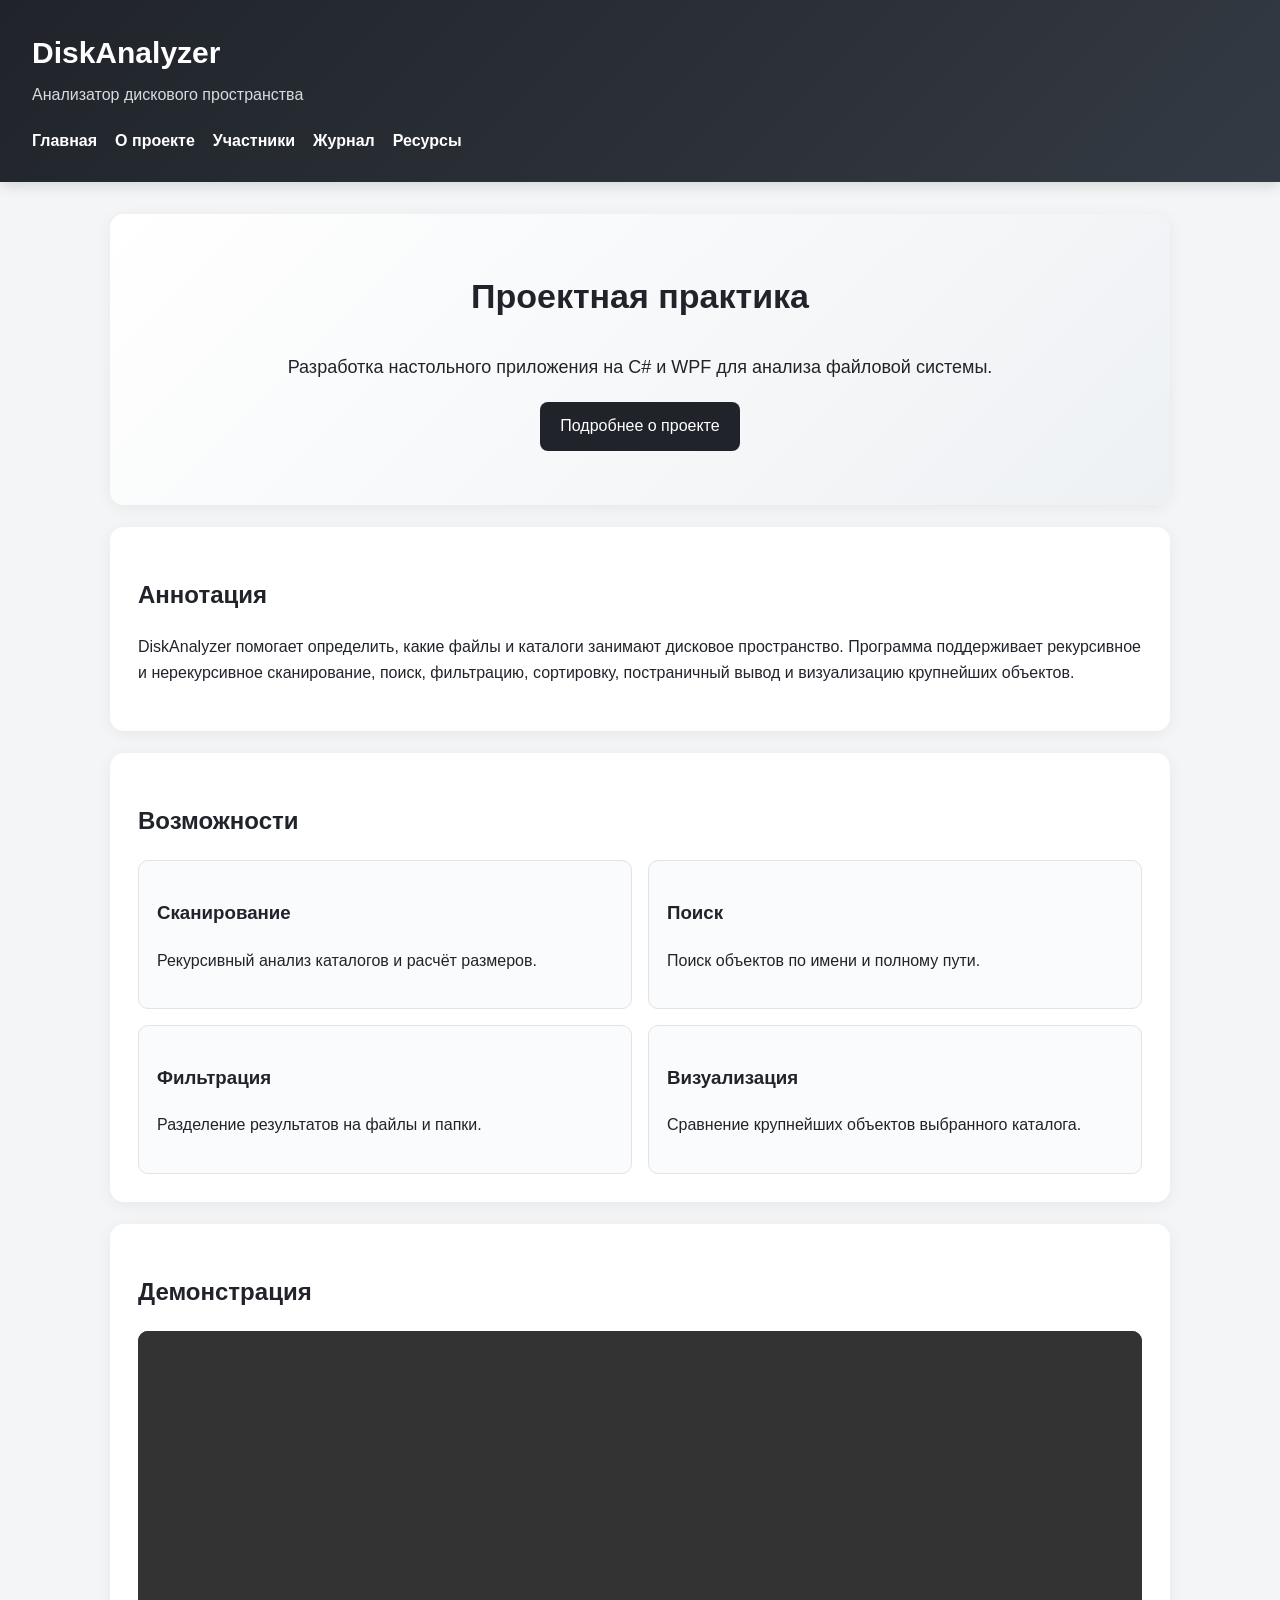
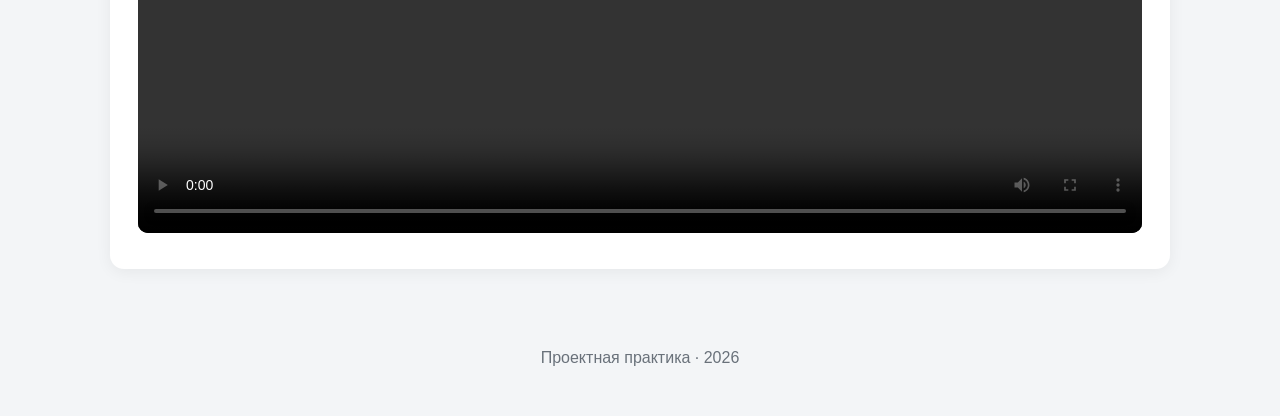
<file: site/index.html>
<!DOCTYPE html>
<html lang="ru">
<head><meta charset="UTF-8"><meta name="viewport" content="width=device-width, initial-scale=1.0"><title>DiskAnalyzer — проектная практика</title><link rel="stylesheet" href="css/style.css"></head>
<body>
<header><h1>DiskAnalyzer</h1><p>Анализатор дискового пространства</p>
<nav><a href="index.html">Главная</a><a href="about.html">О проекте</a><a href="participants.html">Участники</a><a href="journal.html">Журнал</a><a href="resources.html">Ресурсы</a></nav></header>
<main>
<section class="hero"><h2>Проектная практика</h2><p>Разработка настольного приложения на C# и WPF для анализа файловой системы.</p><a class="button" href="about.html">Подробнее о проекте</a></section>
<section><h2>Аннотация</h2><p>DiskAnalyzer помогает определить, какие файлы и каталоги занимают дисковое пространство. Программа поддерживает рекурсивное и нерекурсивное сканирование, поиск, фильтрацию, сортировку, постраничный вывод и визуализацию крупнейших объектов.</p></section>
<section><h2>Возможности</h2><div class="cards"><div class="card"><h3>Сканирование</h3><p>Рекурсивный анализ каталогов и расчёт размеров.</p></div><div class="card"><h3>Поиск</h3><p>Поиск объектов по имени и полному пути.</p></div><div class="card"><h3>Фильтрация</h3><p>Разделение результатов на файлы и папки.</p></div><div class="card"><h3>Визуализация</h3><p>Сравнение крупнейших объектов выбранного каталога.</p></div></div></section>
<section><h2>Демонстрация</h2><video controls preload="metadata" class="demo-video"><source src="video/Obzor.mp4" type="video/mp4">Ваш браузер не поддерживает воспроизведение видео.</video></section>
</main><footer><p>Проектная практика · 2026</p></footer>
</body></html>
</file>
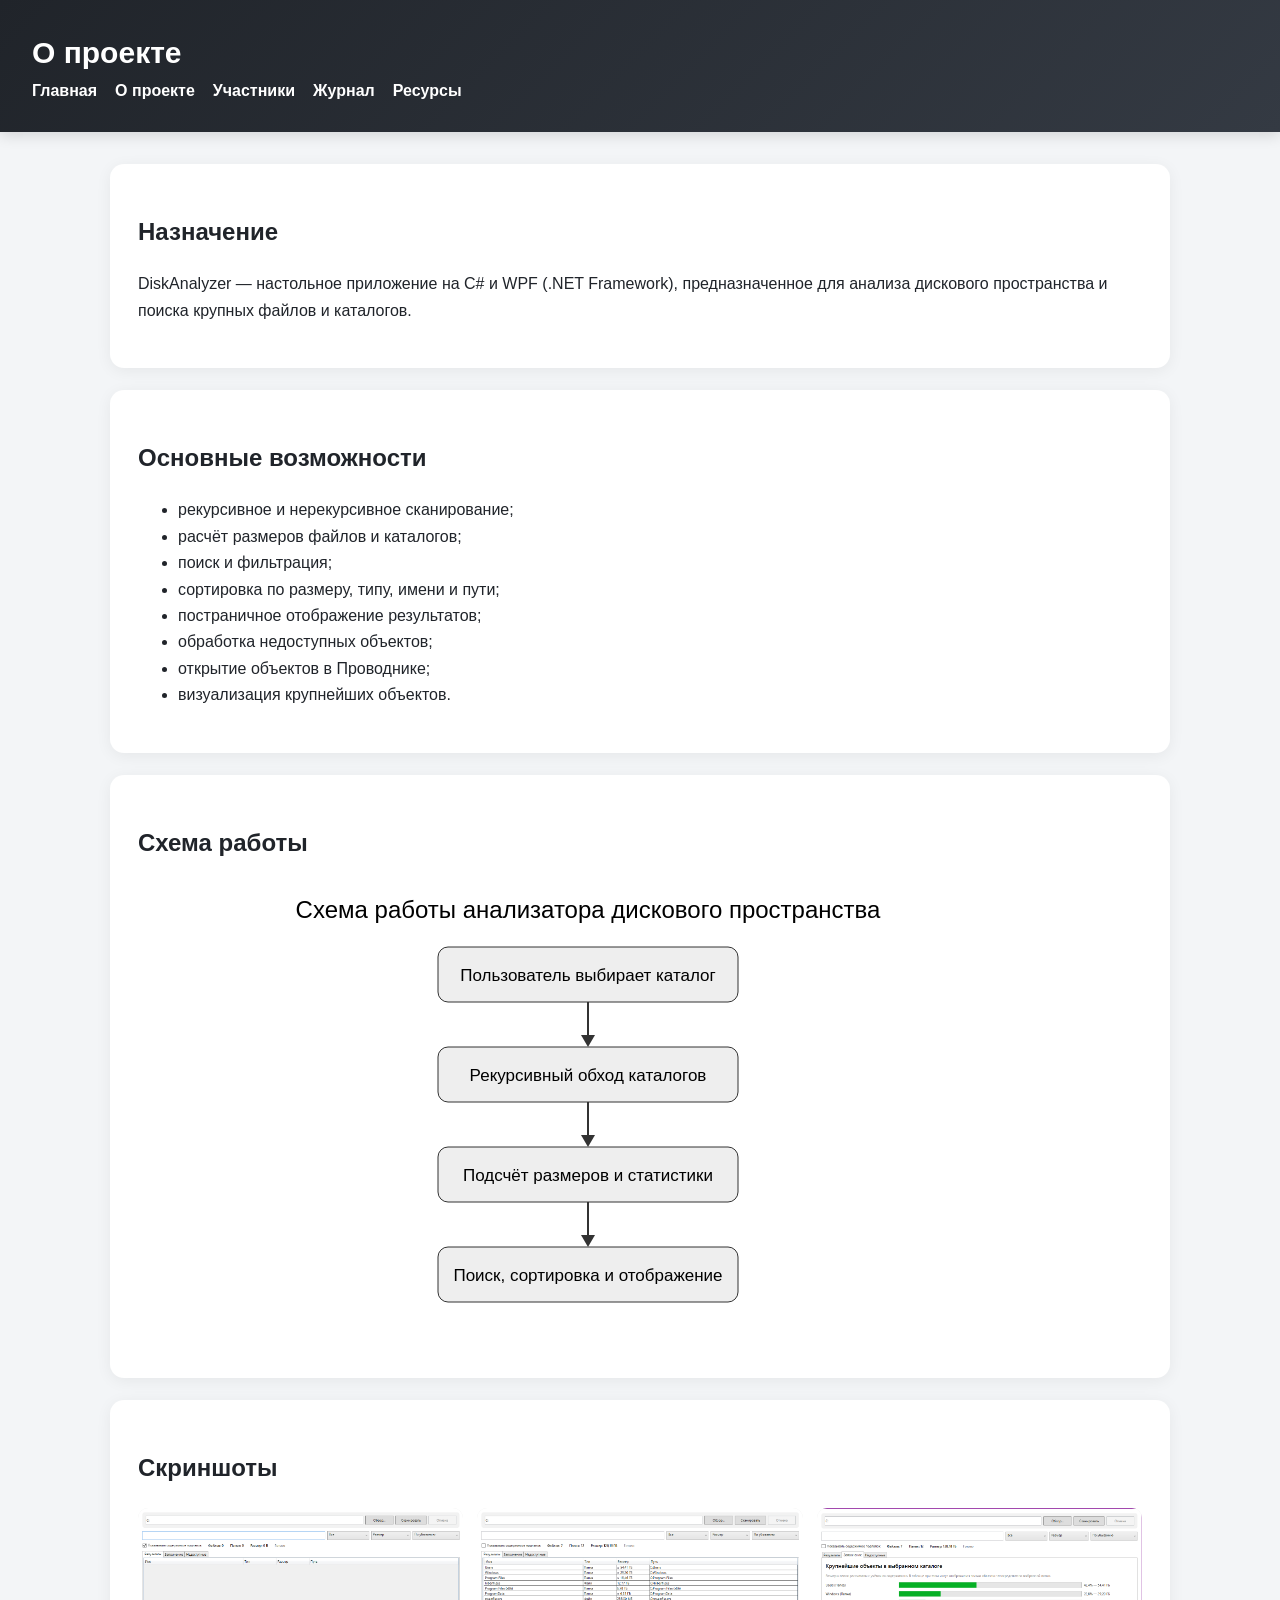
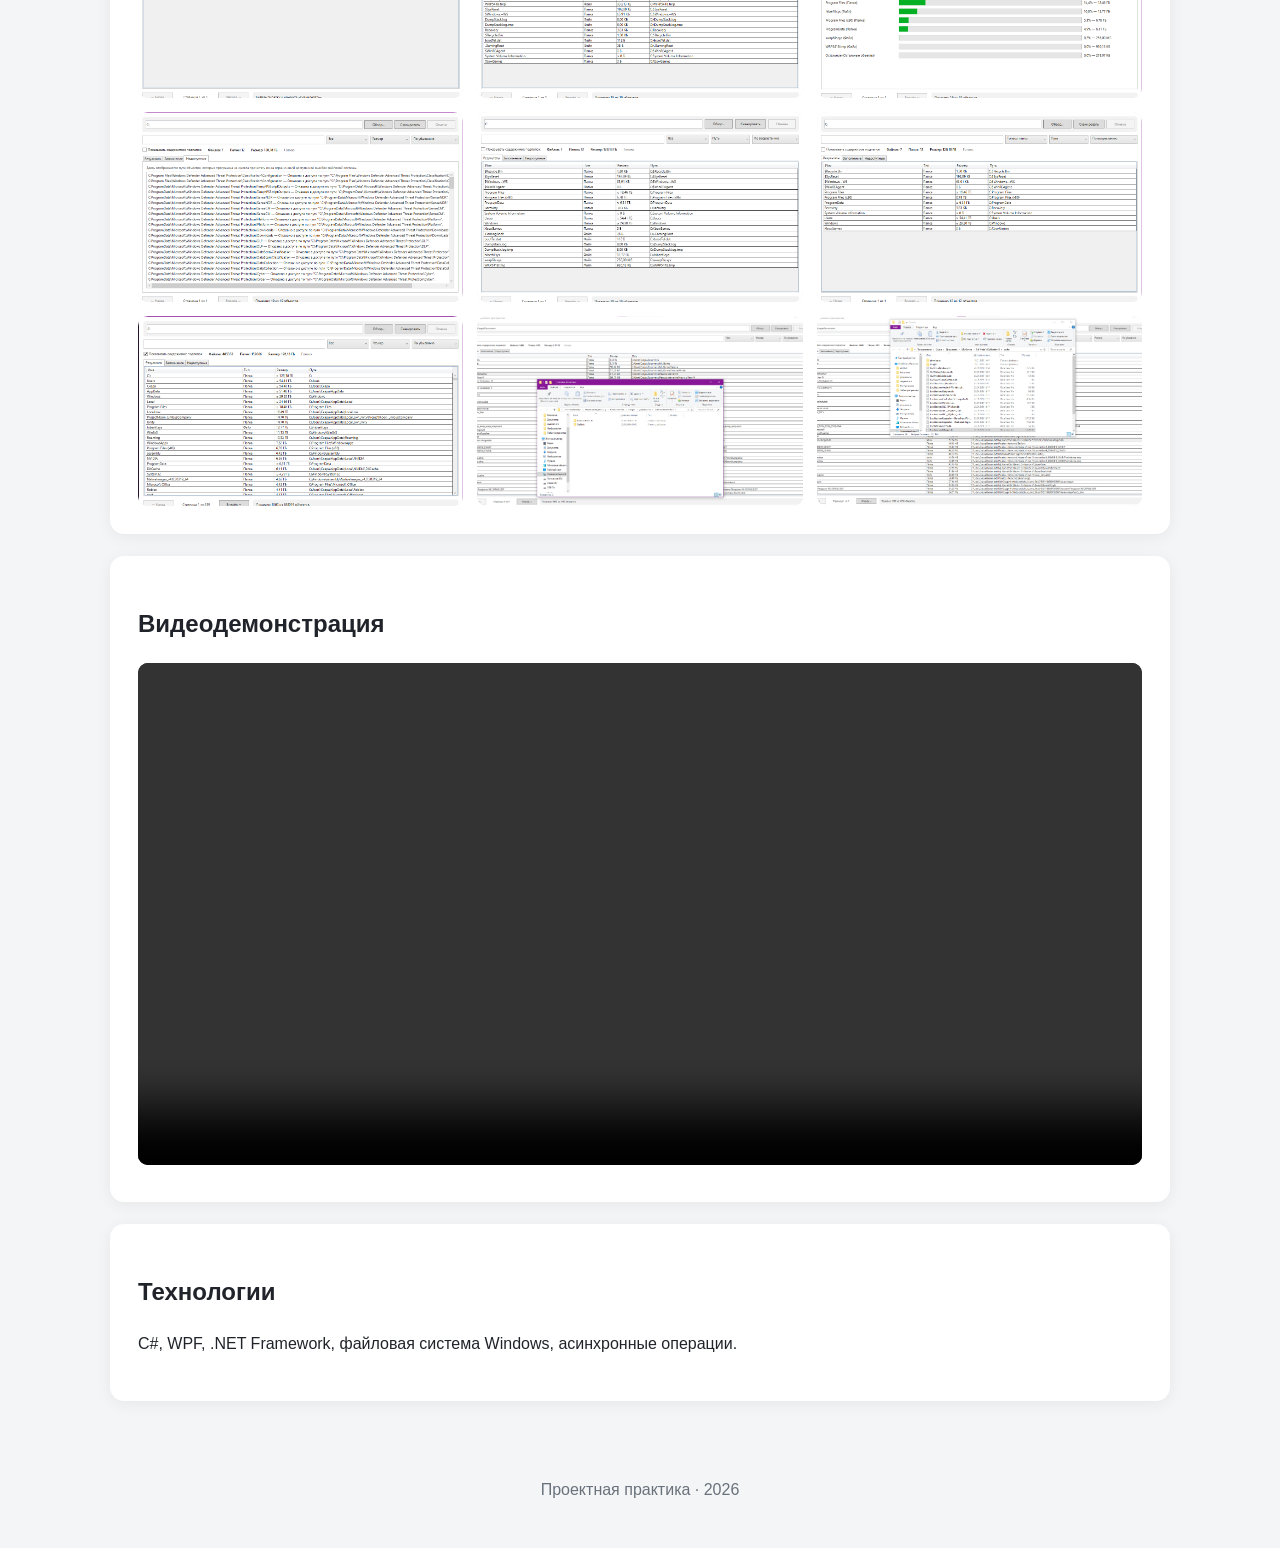
<file: site/about.html>
<!DOCTYPE html>
<html lang="ru"><head><meta charset="UTF-8"><meta name="viewport" content="width=device-width, initial-scale=1.0"><title>О проекте — DiskAnalyzer</title><link rel="stylesheet" href="css/style.css"></head>
<body><header><h1>О проекте</h1><nav><a href="index.html">Главная</a><a href="about.html">О проекте</a><a href="participants.html">Участники</a><a href="journal.html">Журнал</a><a href="resources.html">Ресурсы</a></nav></header>
<main>
<section><h2>Назначение</h2><p>DiskAnalyzer — настольное приложение на C# и WPF (.NET Framework), предназначенное для анализа дискового пространства и поиска крупных файлов и каталогов.</p></section>
<section><h2>Основные возможности</h2><ul><li>рекурсивное и нерекурсивное сканирование;</li><li>расчёт размеров файлов и каталогов;</li><li>поиск и фильтрация;</li><li>сортировка по размеру, типу, имени и пути;</li><li>постраничное отображение результатов;</li><li>обработка недоступных объектов;</li><li>открытие объектов в Проводнике;</li><li>визуализация крупнейших объектов.</li></ul></section>
<section><h2>Схема работы</h2><img src="images/architecture.svg" alt="Схема работы анализатора"></section>
<section><h2>Скриншоты</h2><div class="gallery"><a href="images/1.png"><img src="images/1.png" alt="Скриншот 1"></a><a href="images/2.png"><img src="images/2.png" alt="Скриншот 2"></a><a href="images/3.png"><img src="images/3.png" alt="Скриншот 3"></a><a href="images/4.png"><img src="images/4.png" alt="Скриншот 4"></a><a href="images/5.png"><img src="images/5.png" alt="Скриншот 5"></a><a href="images/6.png"><img src="images/6.png" alt="Скриншот 6"></a><a href="images/7.png"><img src="images/7.png" alt="Скриншот 7"></a><a href="images/8.png"><img src="images/8.png" alt="Скриншот 8"></a><a href="images/9.png"><img src="images/9.png" alt="Скриншот 9"></a></div></section>
<section><h2>Видеодемонстрация</h2><video controls preload="metadata" class="demo-video"><source src="video/Obzor.mp4" type="video/mp4">Ваш браузер не поддерживает воспроизведение видео.</video></section>
<section><h2>Технологии</h2><p>C#, WPF, .NET Framework, файловая система Windows, асинхронные операции.</p></section>
</main><footer><p>Проектная практика · 2026</p></footer></body></html>
</file>
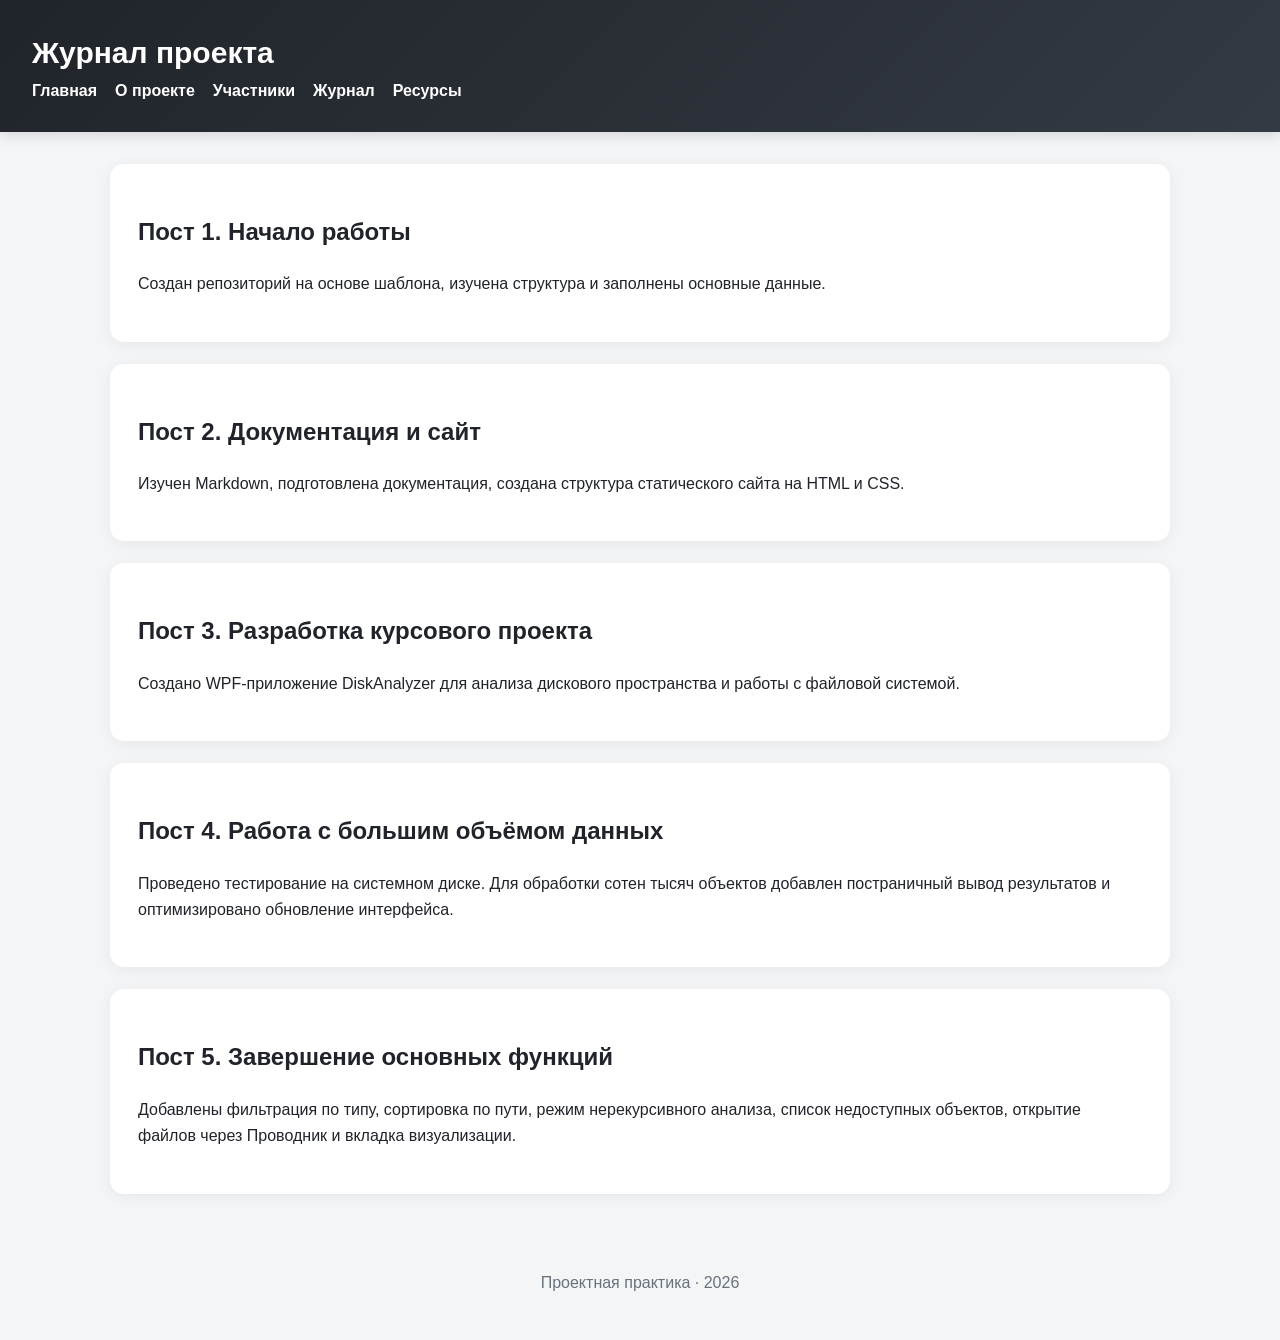
<file: site/journal.html>
<!DOCTYPE html>
<html lang="ru"><head><meta charset="UTF-8"><meta name="viewport" content="width=device-width, initial-scale=1.0"><title>Журнал — DiskAnalyzer</title><link rel="stylesheet" href="css/style.css"></head>
<body><header><h1>Журнал проекта</h1><nav><a href="index.html">Главная</a><a href="about.html">О проекте</a><a href="participants.html">Участники</a><a href="journal.html">Журнал</a><a href="resources.html">Ресурсы</a></nav></header><main>
<section><h2>Пост 1. Начало работы</h2><p>Создан репозиторий на основе шаблона, изучена структура и заполнены основные данные.</p></section>
<section><h2>Пост 2. Документация и сайт</h2><p>Изучен Markdown, подготовлена документация, создана структура статического сайта на HTML и CSS.</p></section>
<section><h2>Пост 3. Разработка курсового проекта</h2><p>Создано WPF-приложение DiskAnalyzer для анализа дискового пространства и работы с файловой системой.</p></section>
<section><h2>Пост 4. Работа с большим объёмом данных</h2><p>Проведено тестирование на системном диске. Для обработки сотен тысяч объектов добавлен постраничный вывод результатов и оптимизировано обновление интерфейса.</p></section>
<section><h2>Пост 5. Завершение основных функций</h2><p>Добавлены фильтрация по типу, сортировка по пути, режим нерекурсивного анализа, список недоступных объектов, открытие файлов через Проводник и вкладка визуализации.</p></section>
</main><footer><p>Проектная практика · 2026</p></footer></body></html>
</file>
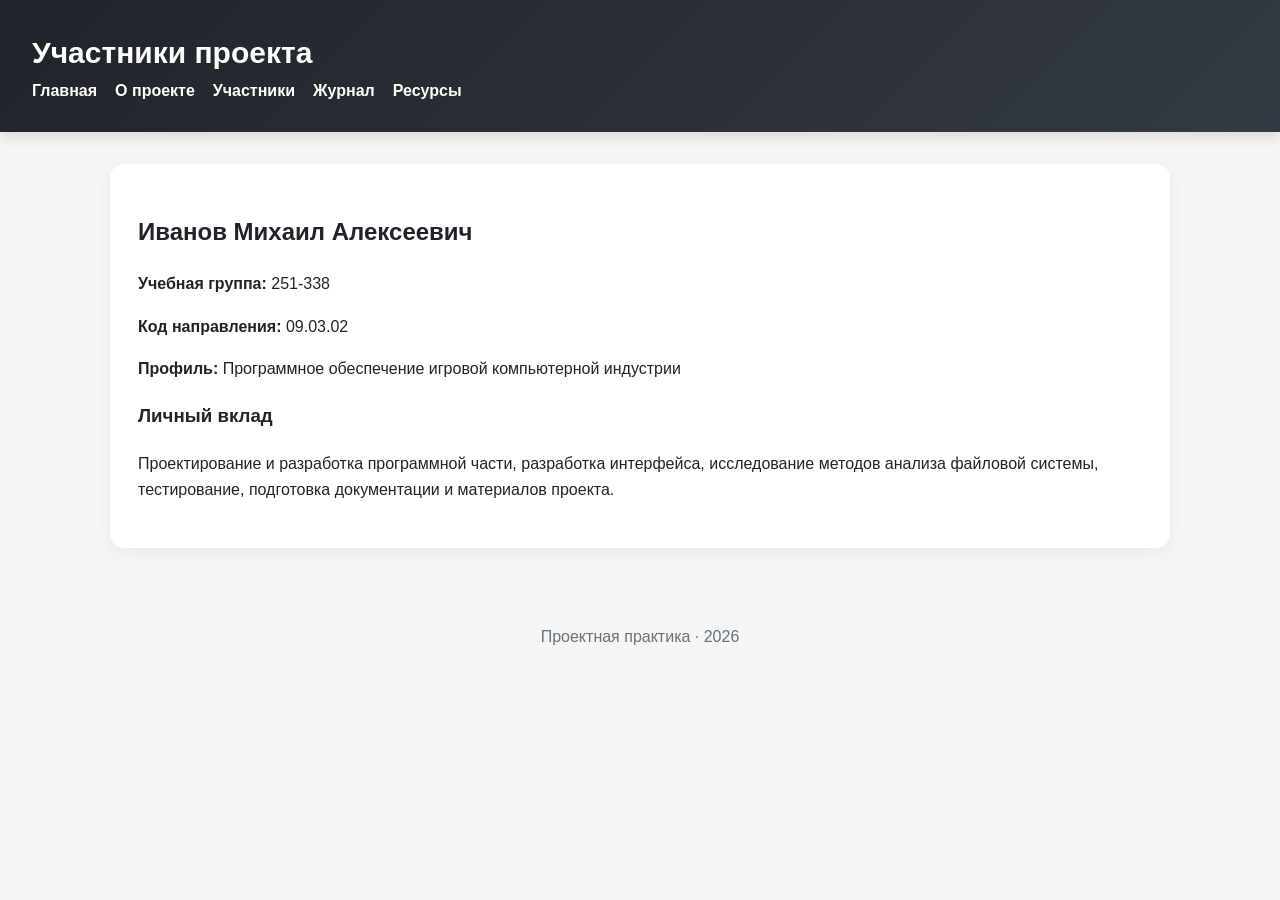
<file: site/participants.html>
<!DOCTYPE html>
<html lang="ru"><head><meta charset="UTF-8"><meta name="viewport" content="width=device-width, initial-scale=1.0"><title>Участники — DiskAnalyzer</title><link rel="stylesheet" href="css/style.css"></head>
<body><header><h1>Участники проекта</h1><nav><a href="index.html">Главная</a><a href="about.html">О проекте</a><a href="participants.html">Участники</a><a href="journal.html">Журнал</a><a href="resources.html">Ресурсы</a></nav></header>
<main><section><h2>Иванов Михаил Алексеевич</h2><p><strong>Учебная группа:</strong> 251-338</p><p><strong>Код направления:</strong> 09.03.02</p><p><strong>Профиль:</strong> Программное обеспечение игровой компьютерной индустрии</p><h3>Личный вклад</h3><p>Проектирование и разработка программной части, разработка интерфейса, исследование методов анализа файловой системы, тестирование, подготовка документации и материалов проекта.</p></section></main>
<footer><p>Проектная практика · 2026</p></footer></body></html>
</file>
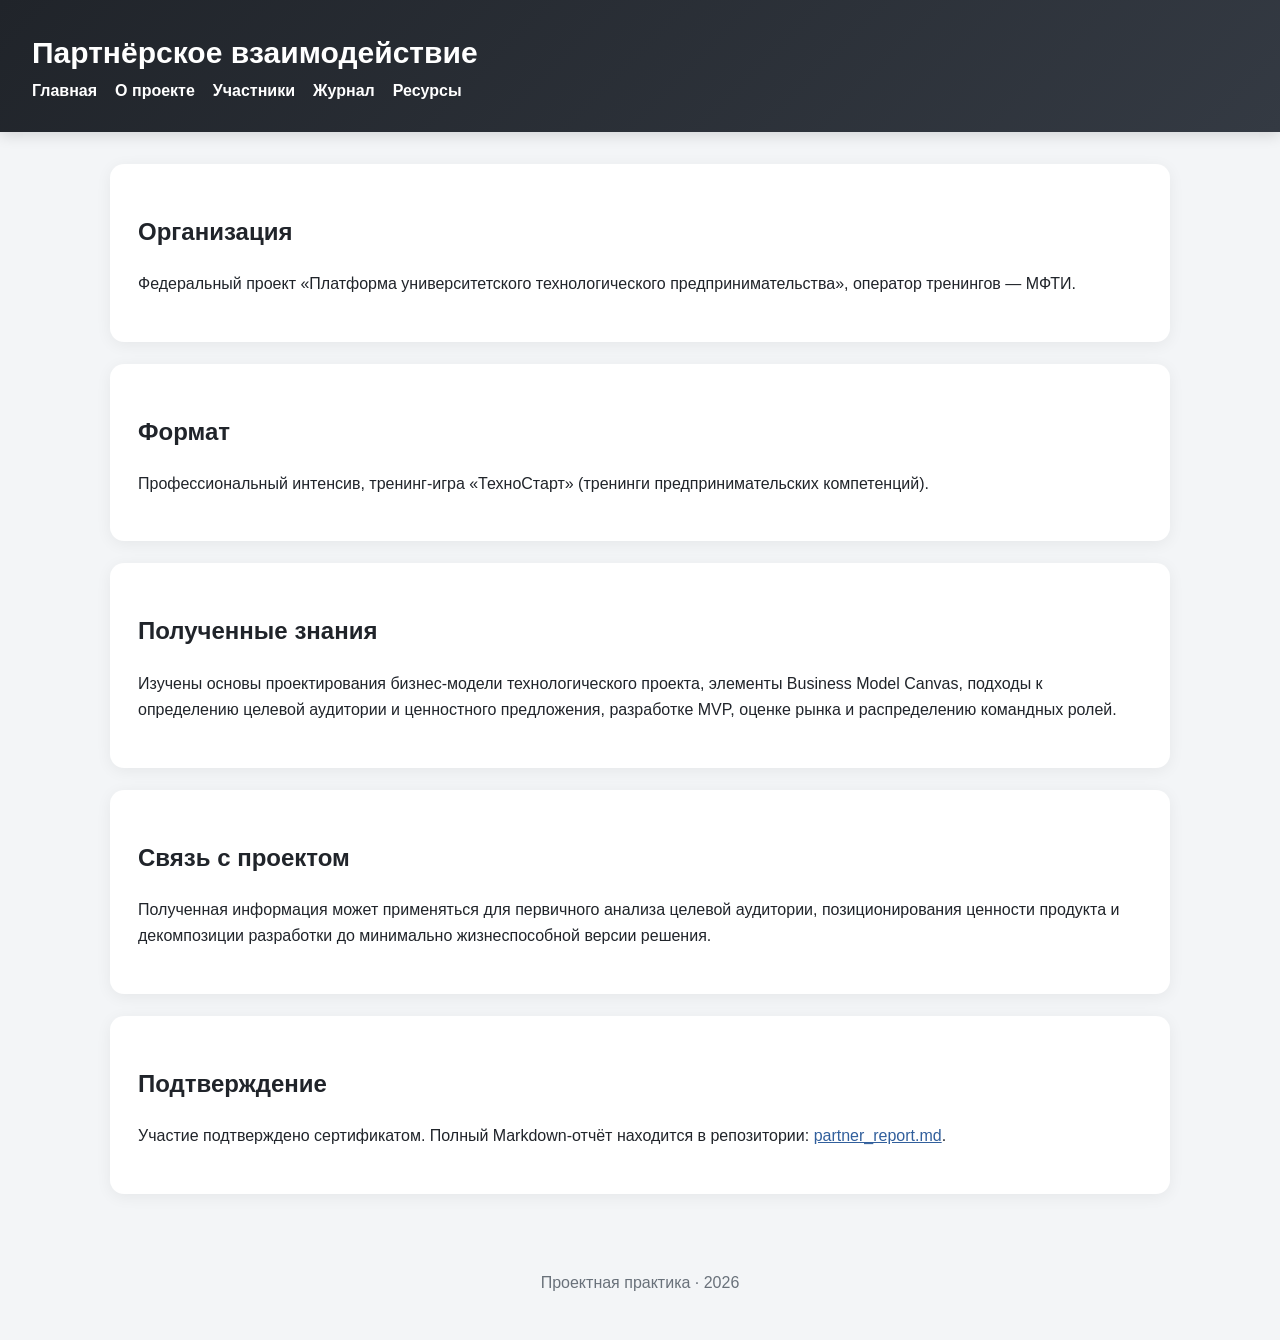
<file: site/partner.html>
<!DOCTYPE html>
<html lang="ru"><head><meta charset="UTF-8"><meta name="viewport" content="width=device-width, initial-scale=1.0"><title>Партнёрское взаимодействие — DiskAnalyzer</title><link rel="stylesheet" href="css/style.css"></head>
<body><header><h1>Партнёрское взаимодействие</h1><nav><a href="index.html">Главная</a><a href="about.html">О проекте</a><a href="participants.html">Участники</a><a href="journal.html">Журнал</a><a href="resources.html">Ресурсы</a></nav></header><main>
<section><h2>Организация</h2><p>Федеральный проект «Платформа университетского технологического предпринимательства», оператор тренингов — МФТИ.</p></section>
<section><h2>Формат</h2><p>Профессиональный интенсив, тренинг-игра «ТехноСтарт» (тренинги предпринимательских компетенций).</p></section>
<section><h2>Полученные знания</h2><p>Изучены основы проектирования бизнес-модели технологического проекта, элементы Business Model Canvas, подходы к определению целевой аудитории и ценностного предложения, разработке MVP, оценке рынка и распределению командных ролей.</p></section>
<section><h2>Связь с проектом</h2><p>Полученная информация может применяться для первичного анализа целевой аудитории, позиционирования ценности продукта и декомпозиции разработки до минимально жизнеспособной версии решения.</p></section>
<section><h2>Подтверждение</h2><p>Участие подтверждено сертификатом. Полный Markdown-отчёт находится в репозитории: <a href="https://github.com/KarmeN-Ss/Ychebne-practice/blob/practice-base/docs/partner_report.md">partner_report.md</a>.</p></section>
</main><footer><p>Проектная практика · 2026</p></footer></body></html>
</file>
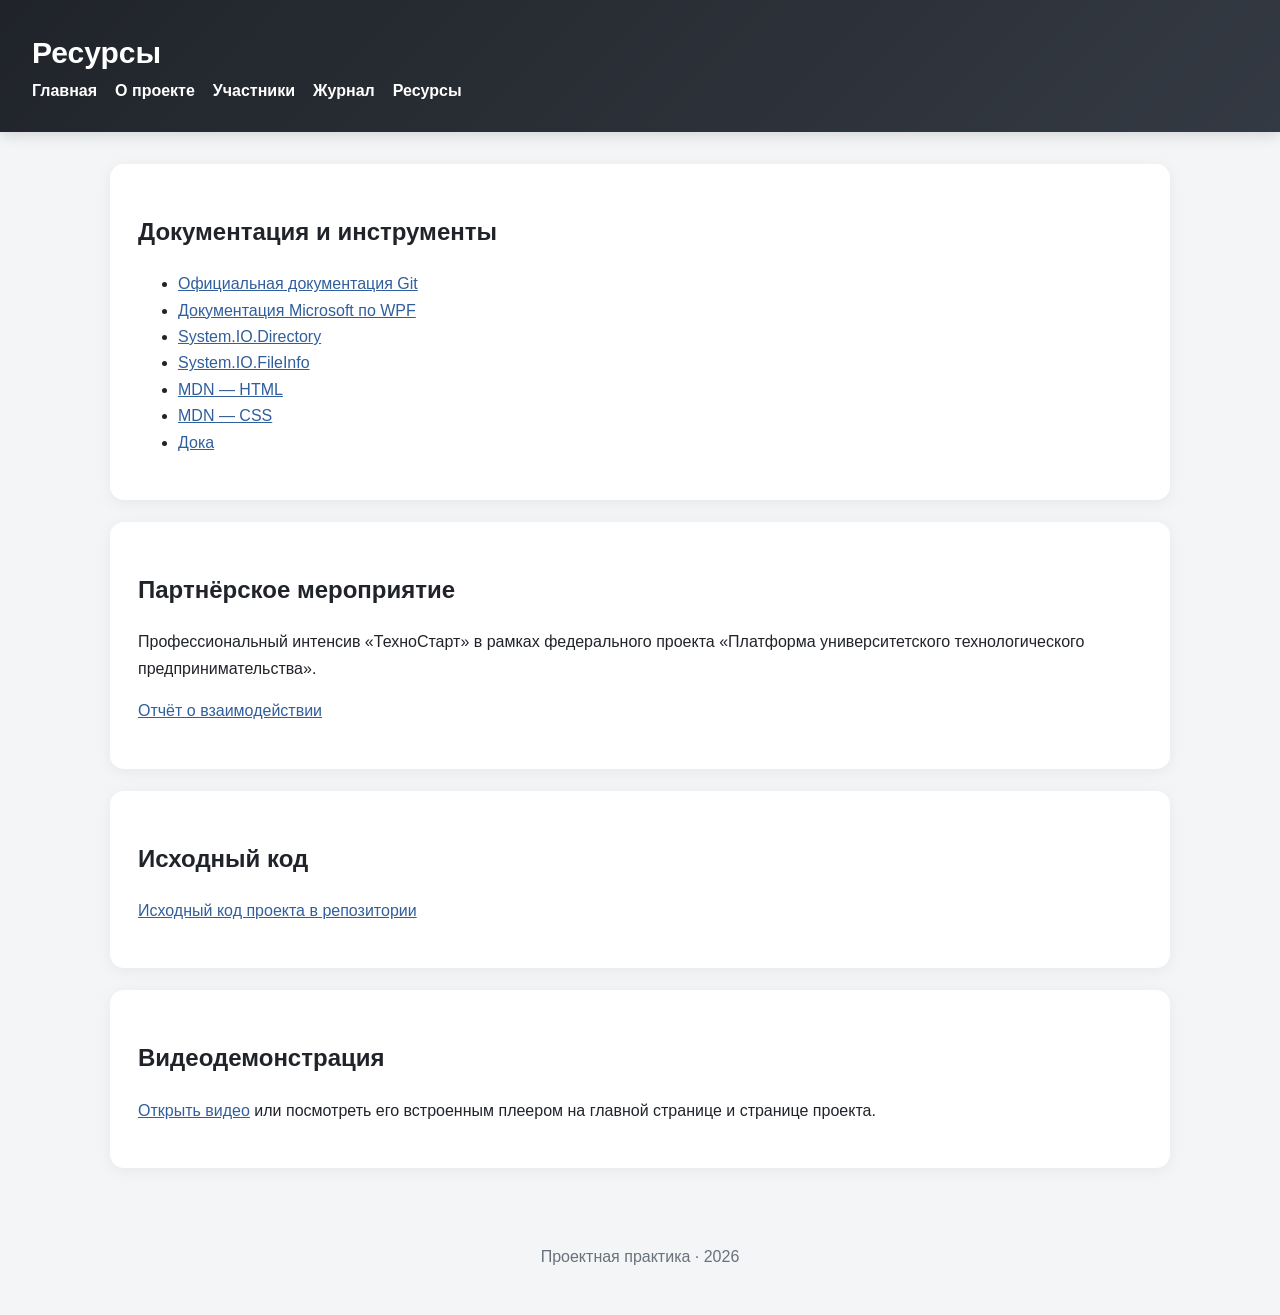
<file: site/resources.html>
<!DOCTYPE html>
<html lang="ru"><head><meta charset="UTF-8"><meta name="viewport" content="width=device-width, initial-scale=1.0"><title>Ресурсы — DiskAnalyzer</title><link rel="stylesheet" href="css/style.css"></head>
<body><header><h1>Ресурсы</h1><nav><a href="index.html">Главная</a><a href="about.html">О проекте</a><a href="participants.html">Участники</a><a href="journal.html">Журнал</a><a href="resources.html">Ресурсы</a></nav></header><main>
<section><h2>Документация и инструменты</h2><ul><li><a href="https://git-scm.com/book/ru/v2">Официальная документация Git</a></li><li><a href="https://learn.microsoft.com/ru-ru/dotnet/desktop/wpf/">Документация Microsoft по WPF</a></li><li><a href="https://learn.microsoft.com/ru-ru/dotnet/api/system.io.directory">System.IO.Directory</a></li><li><a href="https://learn.microsoft.com/ru-ru/dotnet/api/system.io.fileinfo">System.IO.FileInfo</a></li><li><a href="https://developer.mozilla.org/ru/docs/Web/HTML">MDN — HTML</a></li><li><a href="https://developer.mozilla.org/ru/docs/Web/CSS">MDN — CSS</a></li><li><a href="https://doka.guide/">Дока</a></li></ul></section>
<section><h2>Партнёрское мероприятие</h2><p>Профессиональный интенсив «ТехноСтарт» в рамках федерального проекта «Платформа университетского технологического предпринимательства».</p><p><a href="partner.html">Отчёт о взаимодействии</a></p></section>
<section><h2>Исходный код</h2><p><a href="https://github.com/KarmeN-Ss/Ychebne-practice/tree/practice-base/src">Исходный код проекта в репозитории</a></p></section>
<section><h2>Видеодемонстрация</h2><p><a href="video/Obzor.mp4">Открыть видео</a> или посмотреть его встроенным плеером на главной странице и странице проекта.</p></section>
</main><footer><p>Проектная практика · 2026</p></footer></body></html>
</file>
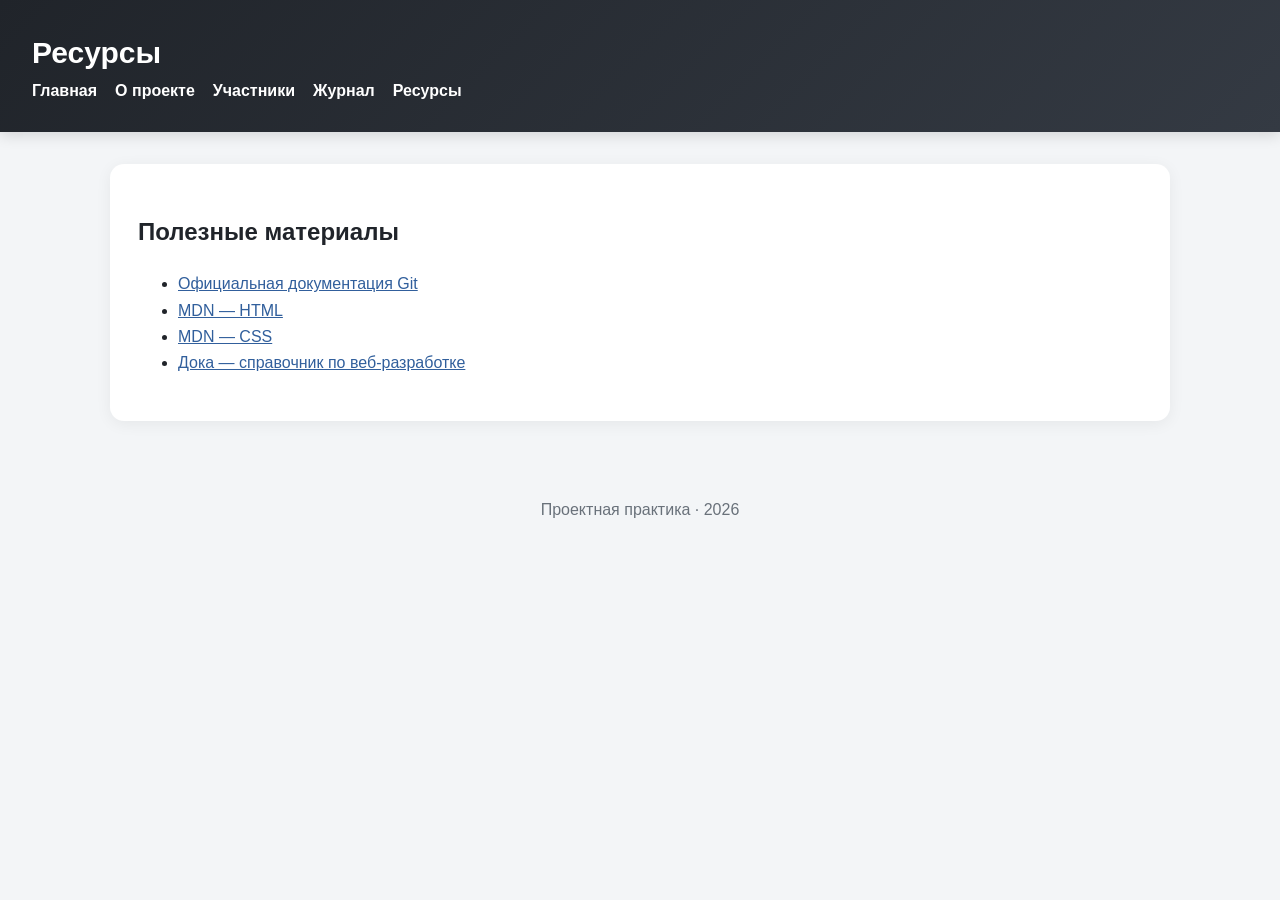
<file: site/resourses.html>
<!DOCTYPE html>
<html lang="ru">
<head>
    <meta charset="UTF-8">
    <meta name="viewport" content="width=device-width, initial-scale=1.0">
    <title>Ресурсы</title>
    <link rel="stylesheet" href="css/style.css">
</head>
<body>

<header>
    <h1>Ресурсы</h1>

    <nav>
        <a href="index.html">Главная</a>
        <a href="about.html">О проекте</a>
        <a href="participants.html">Участники</a>
        <a href="journal.html">Журнал</a>
        <a href="resources.html">Ресурсы</a>
    </nav>
</header>

<main>

<section>
    <h2>Полезные материалы</h2>

    <ul>
        <li>
            <a href="https://git-scm.com/book/ru/v2">
                Официальная документация Git
            </a>
        </li>

        <li>
            <a href="https://developer.mozilla.org/ru/docs/Web/HTML">
                MDN — HTML
            </a>
        </li>

        <li>
            <a href="https://developer.mozilla.org/ru/docs/Web/CSS">
                MDN — CSS
            </a>
        </li>

        <li>
            <a href="https://doka.guide/">
                Дока — справочник по веб-разработке
            </a>
        </li>
    </ul>
</section>

</main>

<footer>
    <p>Проектная практика · 2026</p>
</footer>
</file>
<file: site/css/style.css>
*{box-sizing:border-box}body{margin:0;font-family:Arial,sans-serif;background:#f3f5f7;color:#20242a;line-height:1.65}header{background:linear-gradient(135deg,#20242a,#343a43);color:#fff;padding:28px 32px;box-shadow:0 3px 14px rgba(0,0,0,.14)}header h1{margin:0;font-size:30px}header p{margin:4px 0 20px;color:#d8dce1}nav{display:flex;flex-wrap:wrap;gap:18px}nav a{color:#fff;text-decoration:none;font-weight:600}nav a:hover{opacity:.75}main{max-width:1100px;margin:32px auto;padding:0 20px}section{background:#fff;padding:28px;margin-bottom:22px;border-radius:14px;box-shadow:0 3px 16px rgba(0,0,0,.06)}.hero{text-align:center;padding:54px 28px;background:linear-gradient(135deg,#fff,#eef1f4)}.hero h2{font-size:34px;margin-top:0}.hero p{font-size:18px;max-width:720px;margin:0 auto 20px}.button{display:inline-block;padding:11px 20px;background:#20242a;color:#fff;border-radius:8px;text-decoration:none}.cards{display:grid;grid-template-columns:repeat(2,minmax(0,1fr));gap:16px}.card{border:1px solid #e0e4e8;border-radius:10px;padding:18px;background:#fafbfc}.gallery{display:grid;grid-template-columns:repeat(3,minmax(0,1fr));gap:14px}.gallery a{display:block;overflow:hidden;border-radius:10px;background:#eee}.gallery img{display:block;width:100%;height:190px;object-fit:cover;transition:transform .2s}.gallery a:hover img{transform:scale(1.03)}.demo-video{width:100%;max-height:620px;border-radius:10px;background:#111}img{max-width:100%;height:auto;border-radius:8px}a{color:#315f9c}footer{text-align:center;padding:28px;color:#69717a}@media(max-width:800px){.cards,.gallery{grid-template-columns:1fr 1fr}.gallery img{height:160px}}@media(max-width:560px){.cards,.gallery{grid-template-columns:1fr}header{padding:22px}.hero h2{font-size:27px}}
</file>
